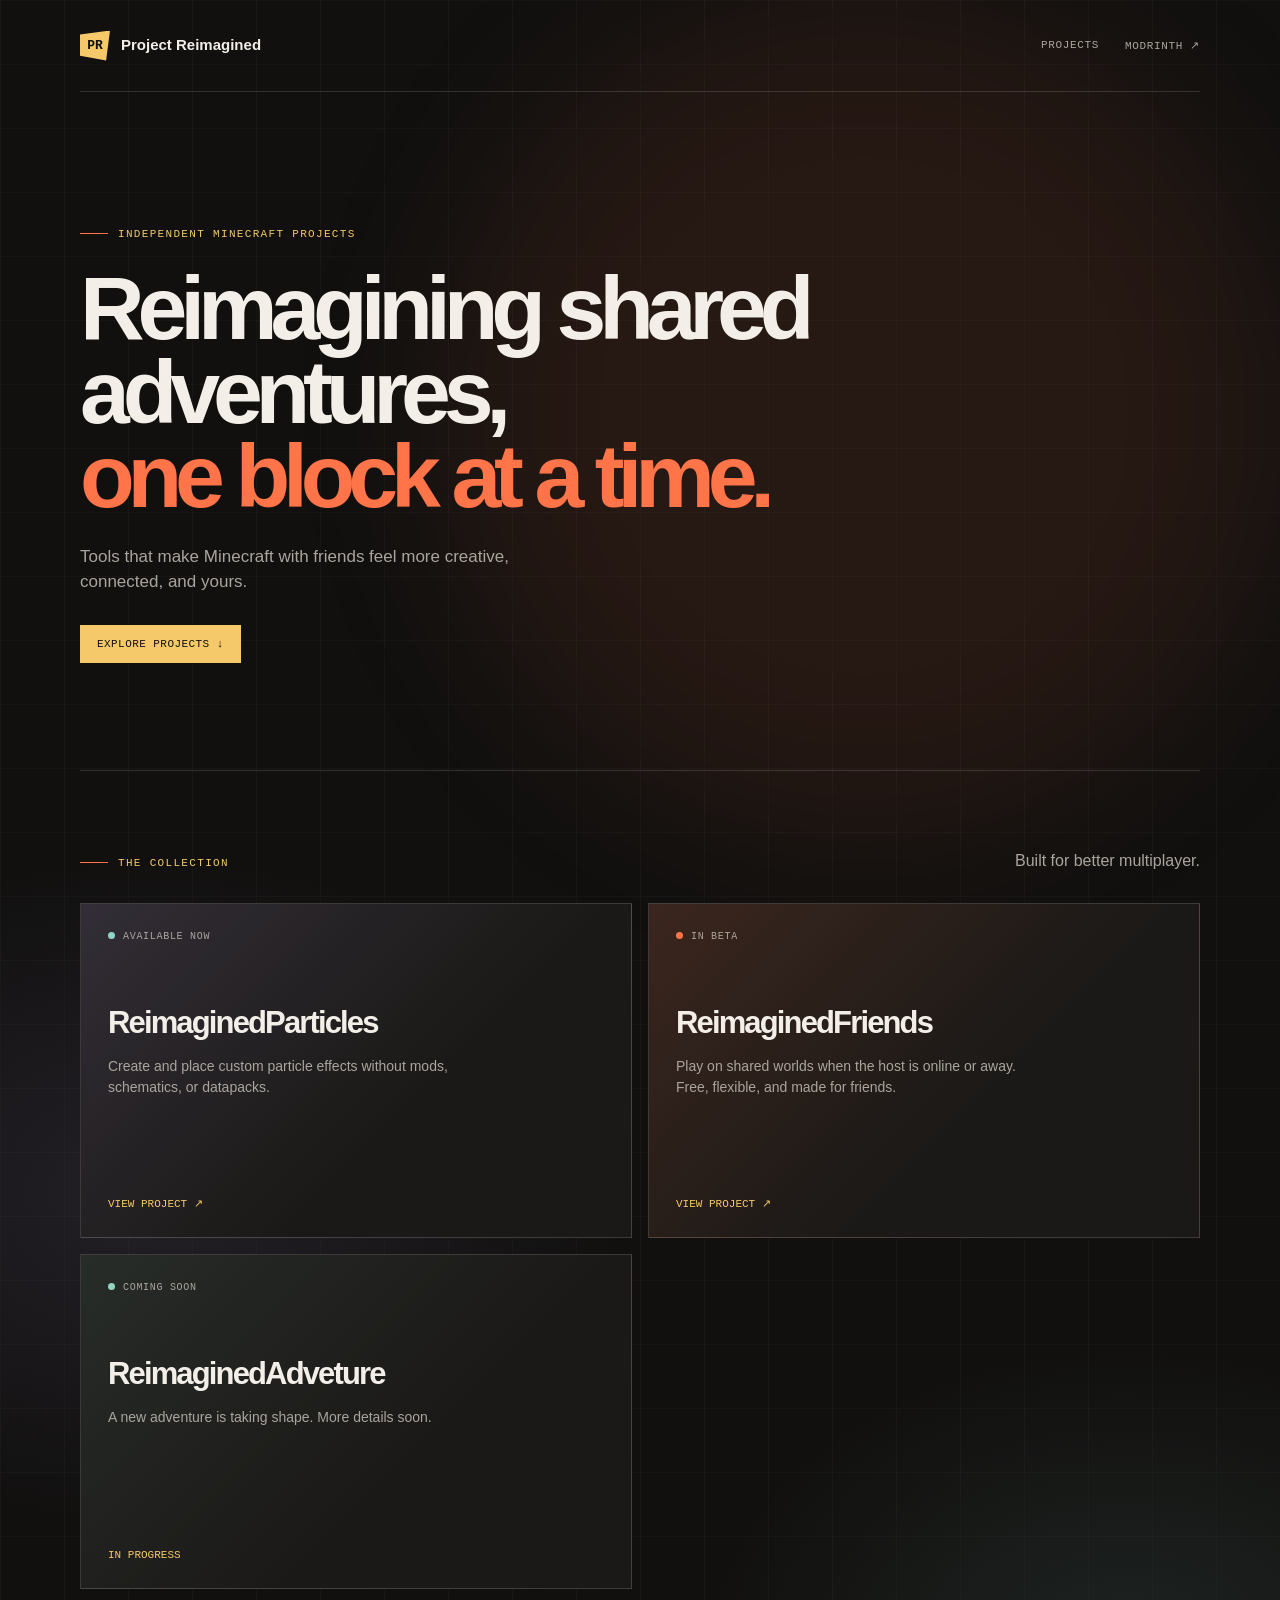
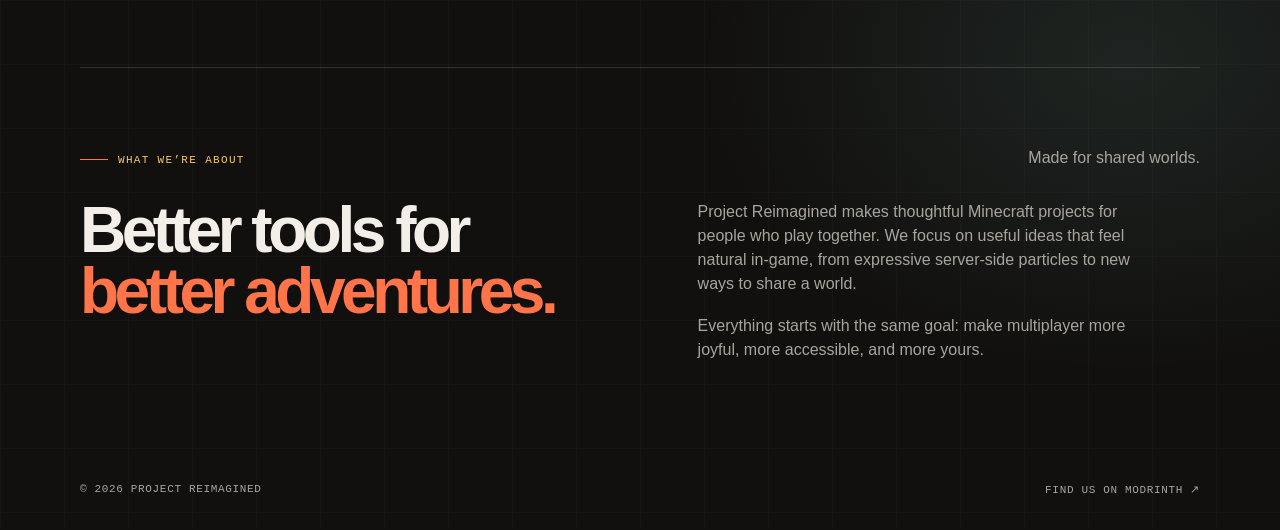
<file: index.html>
<!doctype html>
<html lang="en">
<head>
  <meta charset="utf-8">
  <meta name="viewport" content="width=device-width, initial-scale=1">
  <meta name="description" content="Project Reimagined — Reimagining shared adventures, one block at a time.">
  <title>Project Reimagined</title>
  <link rel="stylesheet" href="styles.css">
</head>
<body>
  <div class="site">
    <header>
      <a class="brand" href="index.html"><b>PR</b><span>Project Reimagined</span></a>
      <nav><a href="#projects">Projects</a><a href="https://modrinth.com/organization/reimagined" target="_blank" rel="noreferrer">Modrinth ↗</a></nav>
    </header>
    <main>
      <section class="hero">
        <p class="eyebrow">Independent Minecraft projects</p>
        <h1>Reimagining shared adventures,<br><em>one block at a time.</em></h1>
        <p class="intro">Tools that make Minecraft with friends feel more creative, connected, and yours.</p>
        <a class="button" href="#projects">Explore projects ↓</a>
      </section>
      <section id="projects">
        <div class="section-top"><p class="eyebrow">The collection</p><p class="muted">Built for better multiplayer.</p></div>
        <div class="projects">
          <a class="project-card particles" href="reimaginedparticles.html">
            <span class="status available">Available now</span>
            <h2>ReimaginedParticles</h2>
            <p>Create and place custom particle effects without mods, schematics, or datapacks.</p>
            <span class="card-link">View project ↗</span>
          </a>
          <a class="project-card friends" href="reimaginedfriends.html">
            <span class="status beta">In beta</span>
            <h2>ReimaginedFriends</h2>
            <p>Play on shared worlds when the host is online or away. Free, flexible, and made for friends.</p>
            <span class="card-link">View project ↗</span>
          </a>
          <div class="project-card upcoming">
            <span class="status soon">Coming soon</span>
            <h2>ReimaginedAdveture</h2>
            <p>A new adventure is taking shape. More details soon.</p>
            <span class="card-link">In progress</span>
          </div>
        </div>
      </section>
      <section class="about">
        <div class="section-top"><p class="eyebrow">What we’re about</p><p class="muted">Made for shared worlds.</p></div>
        <div class="about-grid">
          <h2>Better tools for<br><em>better adventures.</em></h2>
          <div class="about-copy">
            <p>Project Reimagined makes thoughtful Minecraft projects for people who play together. We focus on useful ideas that feel natural in-game, from expressive server-side particles to new ways to share a world.</p>
            <p>Everything starts with the same goal: make multiplayer more joyful, more accessible, and more yours.</p>
          </div>
        </div>
      </section>
    </main>
    <footer><span>© 2026 Project Reimagined</span><a href="https://modrinth.com/organization/reimagined" target="_blank" rel="noreferrer">Find us on Modrinth ↗</a></footer>
  </div>
</body>
</html>
</file>
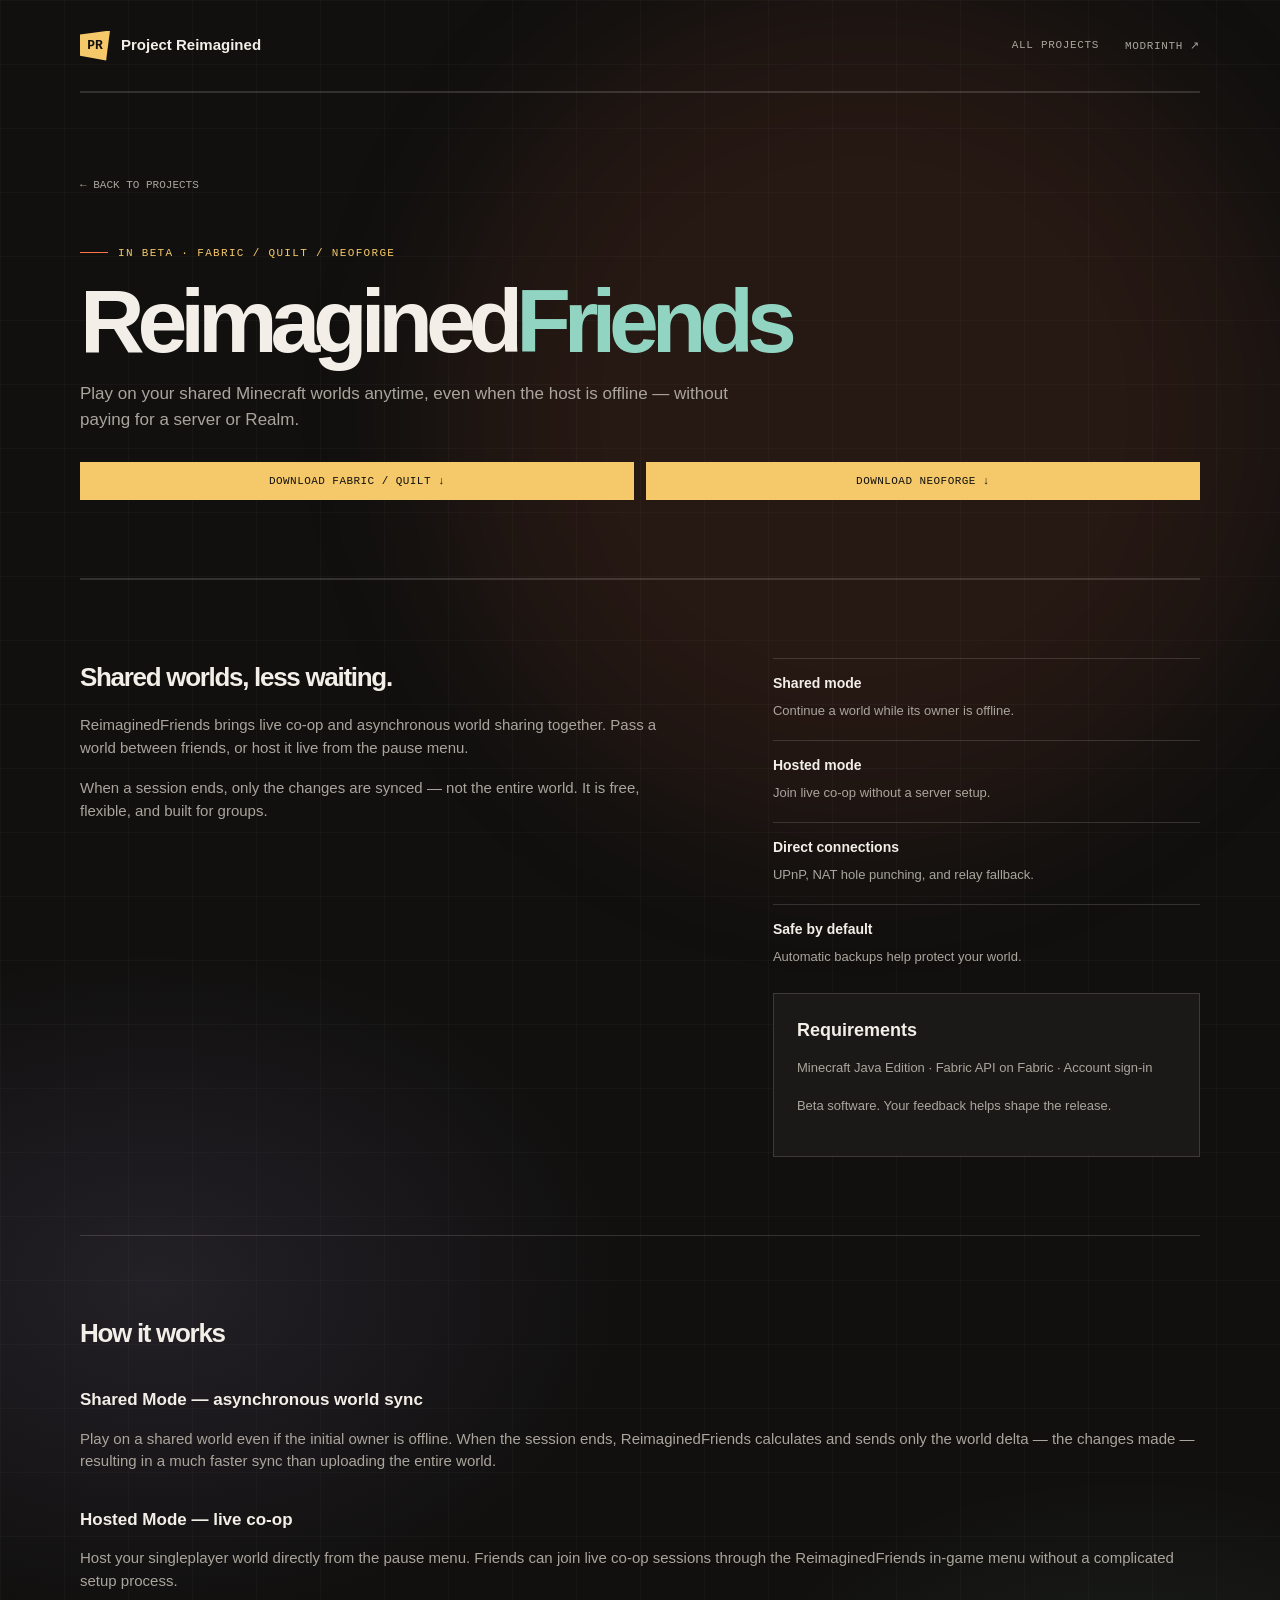
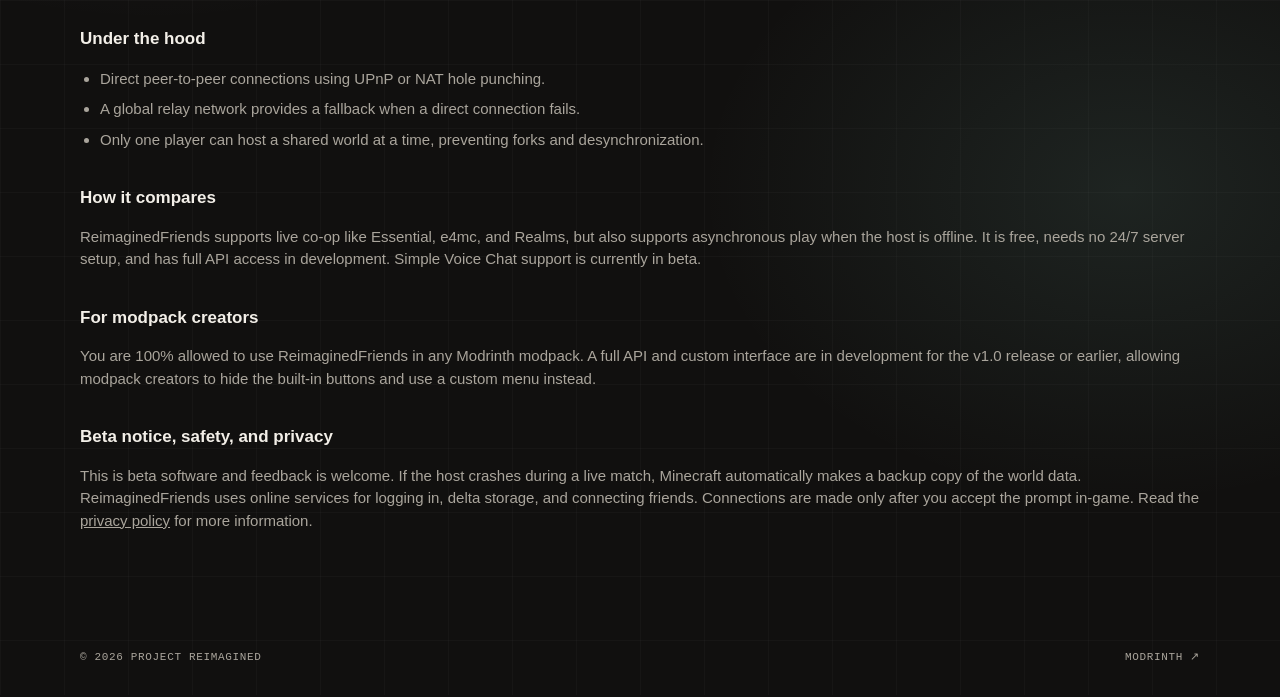
<file: reimaginedfriends.html>
<!doctype html>
<html lang="en">
<head>
  <meta charset="utf-8"><meta name="viewport" content="width=device-width, initial-scale=1">
  <meta name="description" content="ReimaginedFriends — shared Minecraft worlds for friends, even when the host is offline.">
  <title>ReimaginedFriends — Project Reimagined</title><link rel="stylesheet" href="styles.css">
</head>
<body class="friends-page"><div class="site">
  <header><a class="brand" href="index.html"><b>PR</b><span>Project Reimagined</span></a><nav><a href="index.html">All projects</a><a href="https://modrinth.com/organization/reimagined" target="_blank" rel="noreferrer">Modrinth ↗</a></nav></header>
  <main>
    <section class="detail-hero"><a class="back" href="index.html">← Back to projects</a><p class="eyebrow">In beta · Fabric / Quilt / NeoForge</p><h1>Reimagined<em>Friends</em></h1><p class="intro">Play on your shared Minecraft worlds anytime, even when the host is offline — without paying for a server or Realm.</p><div class="download-grid"><a class="button" href="https://cdn.modrinth.com/data/2cpRxoN6/versions/YYRez3yT/reimaginedfriends-fabric-0.6.0.jar">Download Fabric / Quilt ↓</a><a class="button" href="https://cdn.modrinth.com/data/2cpRxoN6/versions/v4p9CnTg/reimaginedfriends-neoforge-0.6.0.jar">Download NeoForge ↓</a></div></section>
    <section class="detail-content">
      <div><h2>Shared worlds, less waiting.</h2><div class="detail-copy"><p>ReimaginedFriends brings live co-op and asynchronous world sharing together. Pass a world between friends, or host it live from the pause menu.</p><p>When a session ends, only the changes are synced — not the entire world. It is free, flexible, and built for groups.</p></div></div>
      <div><ul class="feature-list"><li><strong>Shared mode</strong><span>Continue a world while its owner is offline.</span></li><li><strong>Hosted mode</strong><span>Join live co-op without a server setup.</span></li><li><strong>Direct connections</strong><span>UPnP, NAT hole punching, and relay fallback.</span></li><li><strong>Safe by default</strong><span>Automatic backups help protect your world.</span></li></ul><div class="side-box" style="margin-top:25px"><h3>Requirements</h3><p>Minecraft Java Edition · Fabric API on Fabric · Account sign-in</p><p>Beta software. Your feedback helps shape the release.</p></div></div>
    </section>
    <section class="detail-sections">
      <h2>How it works</h2>
      <h3>Shared Mode — asynchronous world sync</h3>
      <p>Play on a shared world even if the initial owner is offline. When the session ends, ReimaginedFriends calculates and sends only the world delta — the changes made — resulting in a much faster sync than uploading the entire world.</p>
      <h3>Hosted Mode — live co-op</h3>
      <p>Host your singleplayer world directly from the pause menu. Friends can join live co-op sessions through the ReimaginedFriends in-game menu without a complicated setup process.</p>
      <h3>Under the hood</h3>
      <ul><li>Direct peer-to-peer connections using UPnP or NAT hole punching.</li><li>A global relay network provides a fallback when a direct connection fails.</li><li>Only one player can host a shared world at a time, preventing forks and desynchronization.</li></ul>
      <h3>How it compares</h3>
      <p>ReimaginedFriends supports live co-op like Essential, e4mc, and Realms, but also supports asynchronous play when the host is offline. It is free, needs no 24/7 server setup, and has full API access in development. Simple Voice Chat support is currently in beta.</p>
      <h3>For modpack creators</h3>
      <p>You are 100% allowed to use ReimaginedFriends in any Modrinth modpack. A full API and custom interface are in development for the v1.0 release or earlier, allowing modpack creators to hide the built-in buttons and use a custom menu instead.</p>
      <h3>Beta notice, safety, and privacy</h3>
      <p>This is beta software and feedback is welcome. If the host crashes during a live match, Minecraft automatically makes a backup copy of the world data. ReimaginedFriends uses online services for logging in, delta storage, and connecting friends. Connections are made only after you accept the prompt in-game. Read the <a href="https://fynn.qzz.io/RF/PRIVACY.md" target="_blank" rel="noreferrer"><u>privacy policy</u></a> for more information.</p>
    </section>
  </main>
  <footer><span>© 2026 Project Reimagined</span><a href="https://modrinth.com/organization/reimagined" target="_blank" rel="noreferrer">Modrinth ↗</a></footer>
</div></body></html>
</file>
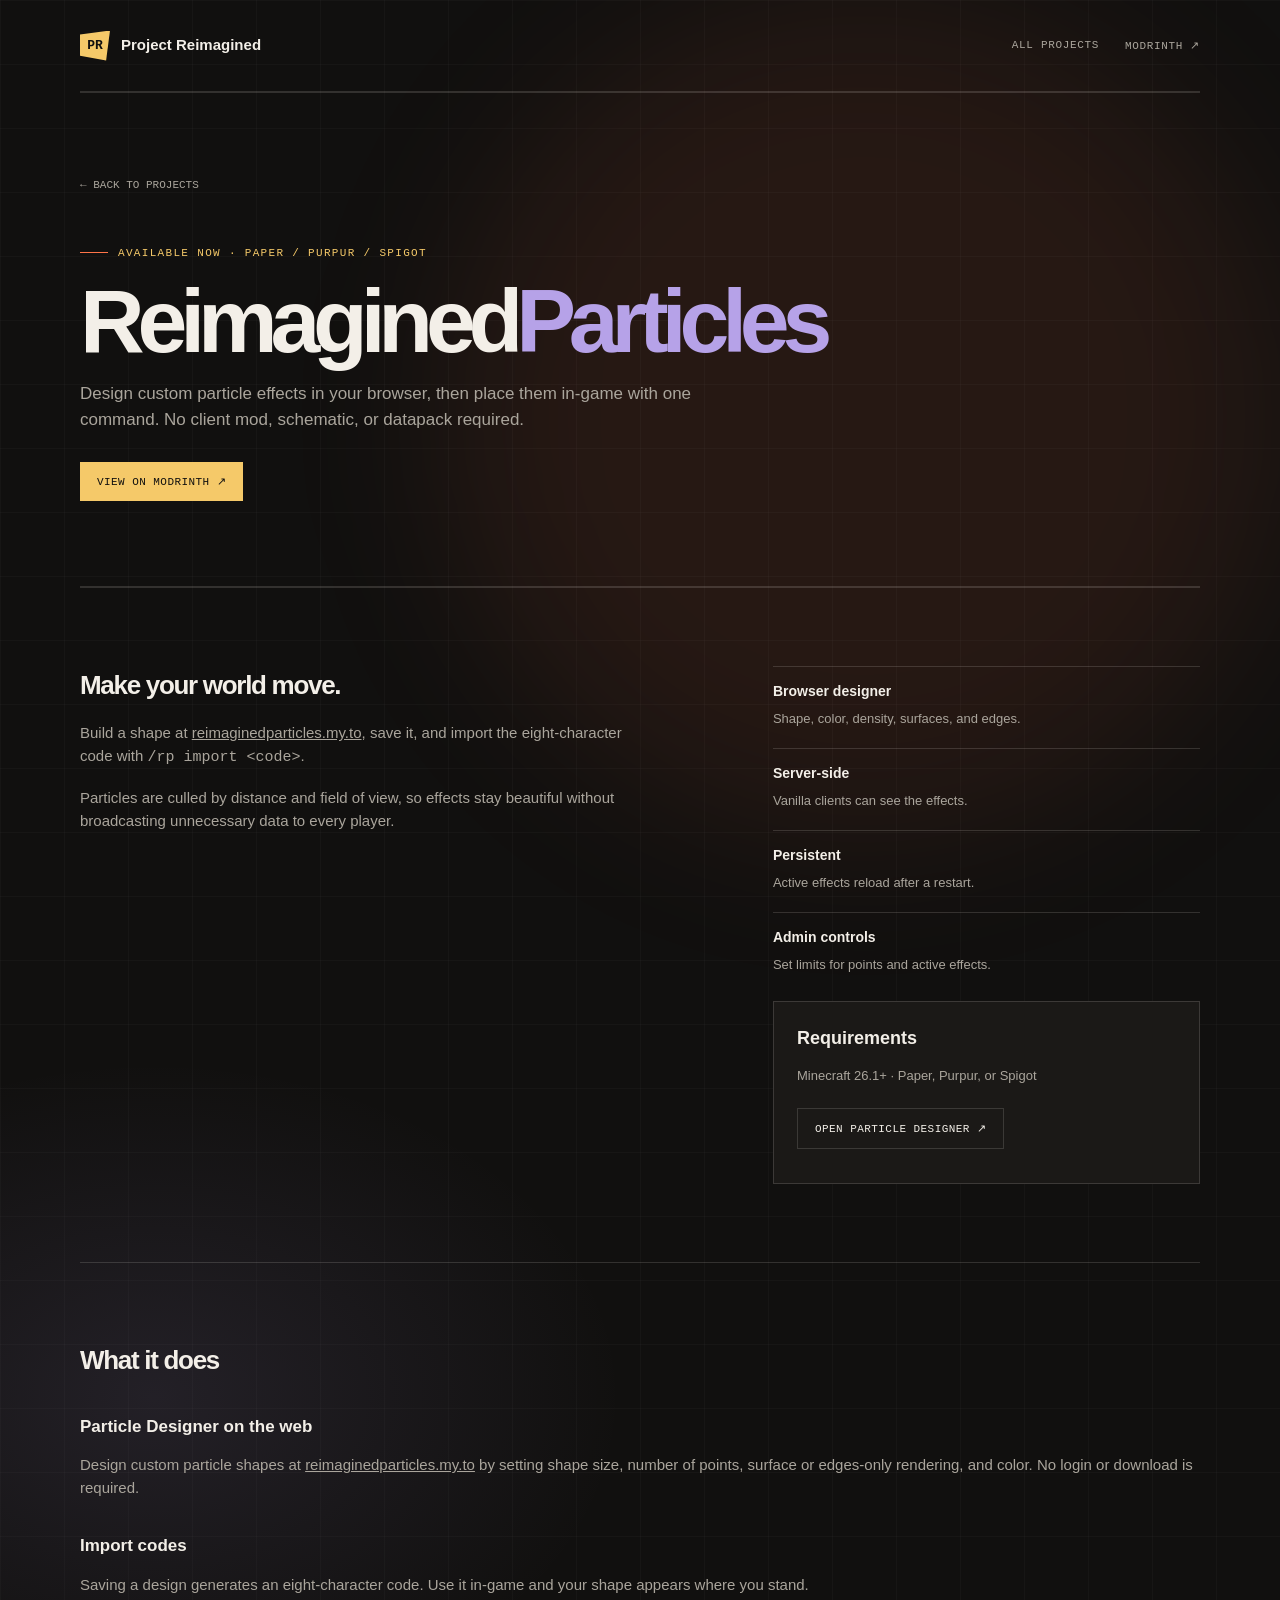
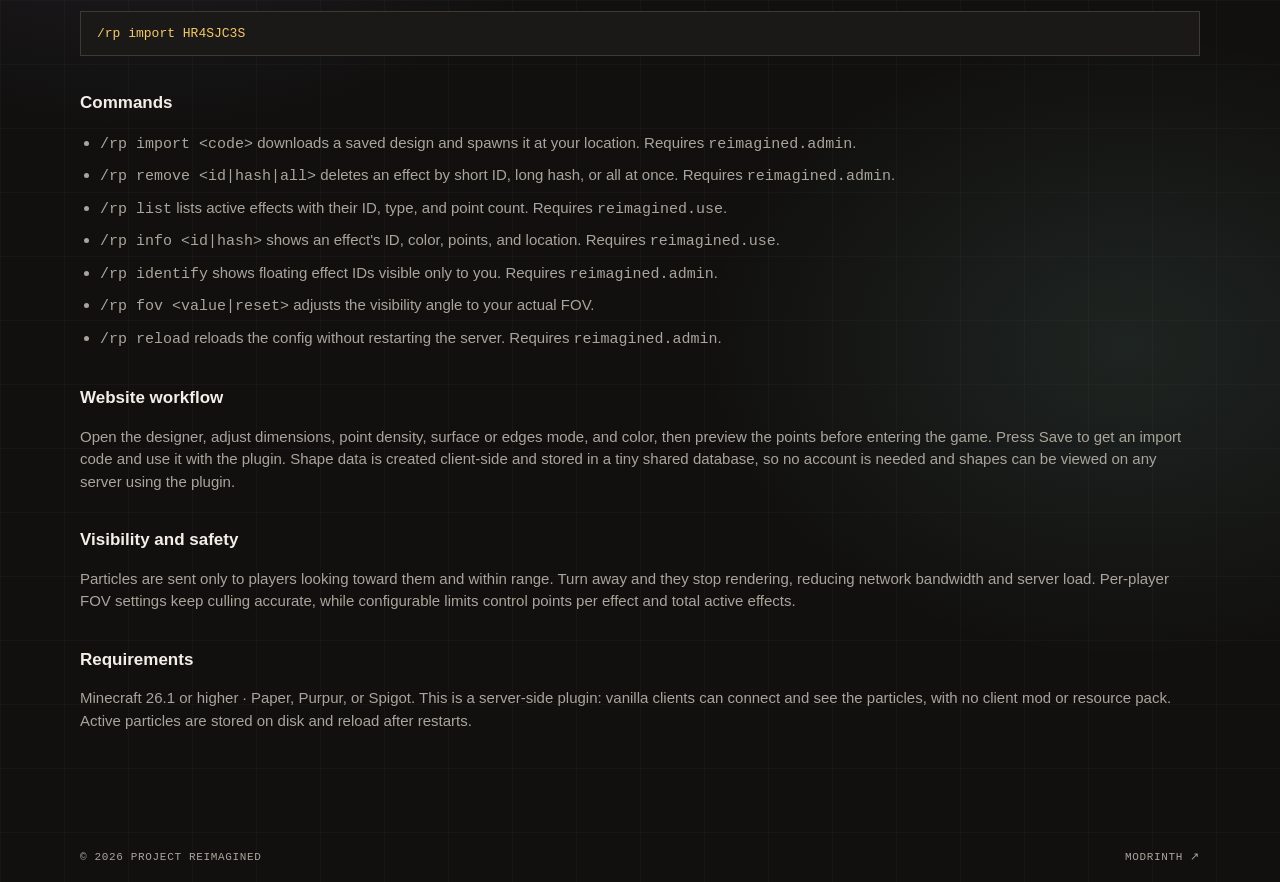
<file: reimaginedparticles.html>
<!doctype html>
<html lang="en">
<head>
  <meta charset="utf-8"><meta name="viewport" content="width=device-width, initial-scale=1">
  <meta name="description" content="ReimaginedParticles — custom server-side particle effects for Minecraft.">
  <title>ReimaginedParticles — Project Reimagined</title><link rel="stylesheet" href="styles.css">
</head>
<body class="particles-page"><div class="site">
  <header><a class="brand" href="index.html"><b>PR</b><span>Project Reimagined</span></a><nav><a href="index.html">All projects</a><a href="https://modrinth.com/organization/reimagined" target="_blank" rel="noreferrer">Modrinth ↗</a></nav></header>
  <main>
    <section class="detail-hero"><a class="back" href="index.html">← Back to projects</a><p class="eyebrow">Available now · Paper / Purpur / Spigot</p><h1>Reimagined<em>Particles</em></h1><p class="intro">Design custom particle effects in your browser, then place them in-game with one command. No client mod, schematic, or datapack required.</p><a class="button" href="https://modrinth.com/plugin/reimaginedparticles" target="_blank" rel="noreferrer">View on Modrinth ↗</a></section>
    <section class="detail-content">
      <div><h2>Make your world move.</h2><div class="detail-copy"><p>Build a shape at <a href="https://reimaginedparticles.my.to/" target="_blank" rel="noreferrer"><u>reimaginedparticles.my.to</u></a>, save it, and import the eight-character code with <code>/rp import &lt;code&gt;</code>.</p><p>Particles are culled by distance and field of view, so effects stay beautiful without broadcasting unnecessary data to every player.</p></div></div>
      <div><ul class="feature-list"><li><strong>Browser designer</strong><span>Shape, color, density, surfaces, and edges.</span></li><li><strong>Server-side</strong><span>Vanilla clients can see the effects.</span></li><li><strong>Persistent</strong><span>Active effects reload after a restart.</span></li><li><strong>Admin controls</strong><span>Set limits for points and active effects.</span></li></ul><div class="side-box" style="margin-top:25px"><h3>Requirements</h3><p>Minecraft 26.1+ · Paper, Purpur, or Spigot</p><a class="button secondary" href="https://reimaginedparticles.my.to/" target="_blank" rel="noreferrer">Open particle designer ↗</a></div></div>
    </section>
    <section class="detail-sections">
      <h2>What it does</h2>
      <h3>Particle Designer on the web</h3>
      <p>Design custom particle shapes at <a href="https://reimaginedparticles.my.to/" target="_blank" rel="noreferrer"><u>reimaginedparticles.my.to</u></a> by setting shape size, number of points, surface or edges-only rendering, and color. No login or download is required.</p>
      <h3>Import codes</h3>
      <p>Saving a design generates an eight-character code. Use it in-game and your shape appears where you stand.</p>
      <div class="command">/rp import HR4SJC3S</div>
      <h3>Commands</h3>
      <ul>
        <li><code>/rp import &lt;code&gt;</code> downloads a saved design and spawns it at your location. Requires <code>reimagined.admin</code>.</li>
        <li><code>/rp remove &lt;id|hash|all&gt;</code> deletes an effect by short ID, long hash, or all at once. Requires <code>reimagined.admin</code>.</li>
        <li><code>/rp list</code> lists active effects with their ID, type, and point count. Requires <code>reimagined.use</code>.</li>
        <li><code>/rp info &lt;id|hash&gt;</code> shows an effect's ID, color, points, and location. Requires <code>reimagined.use</code>.</li>
        <li><code>/rp identify</code> shows floating effect IDs visible only to you. Requires <code>reimagined.admin</code>.</li>
        <li><code>/rp fov &lt;value|reset&gt;</code> adjusts the visibility angle to your actual FOV.</li>
        <li><code>/rp reload</code> reloads the config without restarting the server. Requires <code>reimagined.admin</code>.</li>
      </ul>
      <h3>Website workflow</h3>
      <p>Open the designer, adjust dimensions, point density, surface or edges mode, and color, then preview the points before entering the game. Press Save to get an import code and use it with the plugin. Shape data is created client-side and stored in a tiny shared database, so no account is needed and shapes can be viewed on any server using the plugin.</p>
      <h3>Visibility and safety</h3>
      <p>Particles are sent only to players looking toward them and within range. Turn away and they stop rendering, reducing network bandwidth and server load. Per-player FOV settings keep culling accurate, while configurable limits control points per effect and total active effects.</p>
      <h3>Requirements</h3>
      <p>Minecraft 26.1 or higher · Paper, Purpur, or Spigot. This is a server-side plugin: vanilla clients can connect and see the particles, with no client mod or resource pack. Active particles are stored on disk and reload after restarts.</p>
    </section>
  </main>
  <footer><span>© 2026 Project Reimagined</span><a href="https://modrinth.com/organization/reimagined" target="_blank" rel="noreferrer">Modrinth ↗</a></footer>
</div></body></html>
</file>
<file: styles.css>
:root {
  --bg: #11100f; --panel: #1b1917; --text: #f3efe8; --muted: #aaa59c;
  --dim: #77736b; --line: rgba(243,239,232,.15); --orange: #ff7448;
  --yellow: #f5c969; --cyan: #92d4c2; --purple: #b6a2e8;
  --mono: "DM Mono", monospace; --sans: "Space Grotesk", sans-serif;
}
* { box-sizing: border-box; }
html { scroll-behavior: smooth; }
html, body { overflow-x: hidden; }
body { position: relative; margin: 0; color: var(--text); background: radial-gradient(ellipse 42rem 30rem at 12% 56%, rgba(182,162,232,.11), transparent 70%), radial-gradient(ellipse 38rem 28rem at 88% 78%, rgba(146,212,194,.1), transparent 70%), var(--bg); font: 16px/1.5 var(--sans); }
body::before { position: absolute; top: 0; right: 0; left: 0; z-index: -1; height: 100%; background-image: linear-gradient(rgba(255,255,255,.025) 1px, transparent 1px), linear-gradient(90deg, rgba(255,255,255,.025) 1px, transparent 1px); background-size: 64px 64px; content: ""; animation: grid-drift 24s linear infinite; }
body::after { position: absolute; top: 0; right: 0; z-index: -1; width: min(52rem, 100vw); height: 52rem; border-radius: 50%; background: rgba(255,116,72,.09); filter: blur(80px); content: ""; pointer-events: none; animation: glow-drift 14s ease-in-out infinite alternate; }
a { color: inherit; text-decoration: none; }
.site { position: relative; z-index: 1; width: min(1120px, calc(100% - 48px)); margin: auto; }
header, footer { display: flex; align-items: center; justify-content: space-between; gap: 20px; border-bottom: 1px solid var(--line); }
header { height: 92px; animation: slide-down .8s cubic-bezier(.2,.8,.2,1) both; }
.brand { display: flex; align-items: center; gap: 11px; font-size: 15px; font-weight: 700; }
.brand b { display: grid; width: 30px; height: 30px; place-items: center; color: var(--bg); background: var(--yellow); font: 700 13px var(--mono); clip-path: polygon(0 13%, 100% 0, 87% 100%, 0 84%); }
nav, footer { color: var(--muted); font: 11px var(--mono); text-transform: uppercase; letter-spacing: .06em; }
nav { display: flex; gap: 26px; }
nav a:hover, footer a:hover { color: var(--text); }
.hero { min-height: 570px; padding: 125px 0 100px; }
.eyebrow { color: var(--yellow); font: 500 11px var(--mono); letter-spacing: .12em; text-transform: uppercase; }
.eyebrow::before { display: inline-block; width: 28px; height: 1px; margin: 0 10px 3px 0; background: var(--orange); content: ""; }
h1 { max-width: 930px; margin: 26px 0 25px; font-size: clamp(3rem, 7vw, 6.7rem); line-height: .94; letter-spacing: -.08em; animation: hero-in .9s .15s cubic-bezier(.2,.8,.2,1) both; }
h1 em { color: var(--orange); font-style: normal; }
.hero .eyebrow { animation: fade-up .7s .25s both; }
.intro { max-width: 460px; margin: 0 0 30px; color: var(--muted); font-size: 17px; animation: fade-up .7s .4s both; }
.actions { display: flex; flex-wrap: wrap; gap: 12px; }
.button { position: relative; display: inline-block; padding: 13px 17px; color: var(--bg); background: var(--yellow); font: 500 11px var(--mono); letter-spacing: .04em; text-transform: uppercase; overflow: hidden; transition: transform .2s, background .2s, box-shadow .2s; animation: fade-up .7s .55s both; }
.button::after { position: absolute; top: 0; left: -80%; width: 45%; height: 100%; background: rgba(255,255,255,.35); content: ""; transform: skewX(-20deg); transition: left .5s ease; }
.button:hover::after, .button:focus-visible::after { left: 135%; }
.button:hover, .button:focus-visible { background: #ffda7c; transform: translateY(-2px); }
section:not(.hero) { padding: 78px 0; border-top: 1px solid var(--line); }
.section-top { display: flex; align-items: baseline; justify-content: space-between; gap: 20px; margin-bottom: 30px; }
.section-top p { margin: 0; }
.muted, .project-card p, .detail-copy { color: var(--muted); }
.projects { display: grid; grid-template-columns: repeat(2, 1fr); gap: 16px; }
.project-card { position: relative; display: flex; min-height: 335px; flex-direction: column; padding: 27px; border: 1px solid var(--line); overflow: hidden; transition: transform .35s cubic-bezier(.2,.8,.2,1), border-color .35s, box-shadow .35s; }
.project-card:hover { border-color: rgba(245,201,105,.7); box-shadow: 0 0 0 1px rgba(245,201,105,.12), 0 18px 45px rgba(0,0,0,.3), 0 0 32px rgba(255,116,72,.1); transform: translateY(-7px); }
.project-card:hover h2 { text-shadow: 0 0 18px rgba(245,201,105,.25); }
.project-card.particles { background: linear-gradient(135deg, rgba(182,162,232,.15), transparent 60%), var(--panel); }
.project-card.friends { background: linear-gradient(135deg, rgba(255,116,72,.14), transparent 60%), var(--panel); }
.project-card.upcoming { background: linear-gradient(135deg, rgba(146,212,194,.1), transparent 60%), var(--panel); }
.status { color: var(--muted); font: 10px var(--mono); text-transform: uppercase; letter-spacing: .07em; }
.status::before { display: inline-block; width: 7px; height: 7px; margin-right: 8px; border-radius: 50%; background: var(--cyan); content: ""; }
.status.beta::before { background: var(--orange); }
.status.soon::before { background: var(--cyan); }
.status::before { animation: pulse 2s ease-in-out infinite; }
.project-card h2 { margin: 58px 0 10px; font-size: 31px; letter-spacing: -.06em; }
.project-card p { max-width: 360px; margin: 0; font-size: 14px; }
.card-link { z-index: 1; margin-top: auto; color: var(--yellow); font: 11px var(--mono); text-transform: uppercase; }
.about-grid { display: grid; grid-template-columns: 1fr 1fr; gap: 9vw; }
.about-grid h2 { margin: 0; font-size: clamp(2.4rem, 5vw, 4.5rem); line-height: .96; letter-spacing: -.07em; }
.about-grid em { color: var(--orange); font-style: normal; }
.about-copy { max-width: 470px; color: var(--muted); font-size: 16px; }
.about-copy p { margin: 0 0 18px; }
footer { padding: 25px 0 32px; border-bottom: 0; }
.detail-hero { padding: 100px 0 62px; border-bottom: 1px solid var(--line); }
.back { display: inline-block; margin-bottom: 45px; color: var(--muted); font: 11px var(--mono); text-transform: uppercase; }
.back:hover { color: var(--text); }
.detail-hero h1 { margin: 20px 0 18px; font-size: clamp(3rem, 7vw, 6rem); }
.detail-hero .intro { max-width: 650px; }
.detail-content { display: grid; grid-template-columns: 1.15fr .85fr; gap: 9vw; padding: 68px 0 90px; }
.detail-sections { padding: 0 0 90px; }
.detail-sections h2 { margin: 0 0 24px; font-size: 26px; letter-spacing: -.05em; }
.detail-sections h3 { margin: 34px 0 10px; font-size: 17px; }
.detail-sections p, .detail-sections li { color: var(--muted); font-size: 15px; }
.detail-sections ul { padding-left: 20px; }
.detail-sections li { margin: 8px 0; }
.command { margin: 12px 0 20px; padding: 14px 16px; overflow-x: auto; color: var(--yellow); background: var(--panel); border: 1px solid var(--line); font: 13px var(--mono); }
.download-grid { display: grid; grid-template-columns: 1fr 1fr; gap: 12px; }
.download-grid .button { width: 100%; text-align: center; }
.detail-content h2 { margin: 0 0 17px; font-size: 26px; letter-spacing: -.05em; }
.detail-copy { font-size: 15px; }
.detail-copy p { margin: 0 0 18px; }
.feature-list { display: grid; gap: 18px; margin: 0; padding: 0; list-style: none; }
.feature-list li { padding-top: 14px; border-top: 1px solid var(--line); }
.feature-list strong { display: block; margin-bottom: 4px; color: var(--text); font-size: 14px; }
.feature-list span { color: var(--muted); font-size: 13px; }
.side-box { padding: 23px; border: 1px solid var(--line); background: var(--panel); }
.side-box h3 { margin: 0 0 14px; font-size: 18px; }
.side-box p { margin: 0 0 18px; color: var(--muted); font-size: 13px; }
.side-box .button { margin: 4px 0; }
.button.secondary { color: var(--text); background: transparent; border: 1px solid var(--line); }
.button.secondary:hover { border-color: var(--yellow); }
.friends-page .detail-hero h1 em { color: var(--cyan); }
.particles-page .detail-hero h1 em { color: var(--purple); }
main > section:not(.hero), .detail-content, .detail-sections { animation: fade-up .8s .2s both; }
.project-card:nth-child(1) { animation: fade-up .7s .15s both; }
.project-card:nth-child(2) { animation: fade-up .7s .28s both; }
.project-card:nth-child(3) { animation: fade-up .7s .41s both; }
@keyframes fade-up { from { opacity: 0; transform: translateY(18px); } to { opacity: 1; transform: translateY(0); } }
@keyframes hero-in { from { opacity: 0; transform: translateY(28px) scale(.98); } to { opacity: 1; transform: translateY(0) scale(1); } }
@keyframes slide-down { from { opacity: 0; transform: translateY(-18px); } to { opacity: 1; transform: translateY(0); } }
@keyframes grid-drift { from { background-position: 0 0, 0 0; } to { background-position: 64px 64px, 64px 64px; } }
@keyframes glow-drift { from { opacity: .8; } to { opacity: 1; } }
@keyframes pulse { 0%, 100% { opacity: .7; box-shadow: 0 0 0 0 rgba(146,212,194,.35); } 50% { opacity: 1; box-shadow: 0 0 0 5px rgba(146,212,194,0); } }
@media (prefers-reduced-motion: reduce) {
  *, *::before, *::after { animation-duration: .01ms !important; animation-iteration-count: 1 !important; scroll-behavior: auto !important; transition-duration: .01ms !important; }
}
@media (max-width: 700px) {
  .site { width: min(100% - 32px, 560px); }
  header { height: 74px; }
  nav { gap: 13px; font-size: 9px; }
  .hero { min-height: auto; padding: 90px 0 80px; }
  h1 { font-size: clamp(3rem, 15vw, 5rem); }
  .projects, .detail-content { grid-template-columns: 1fr; }
  .about-grid { grid-template-columns: 1fr; gap: 30px; }
  .download-grid { grid-template-columns: 1fr; }
  .detail-hero { padding: 70px 0 50px; }
  .detail-content { gap: 45px; padding: 50px 0 65px; }
  footer { align-items: flex-start; flex-direction: column; }
}
</file>
